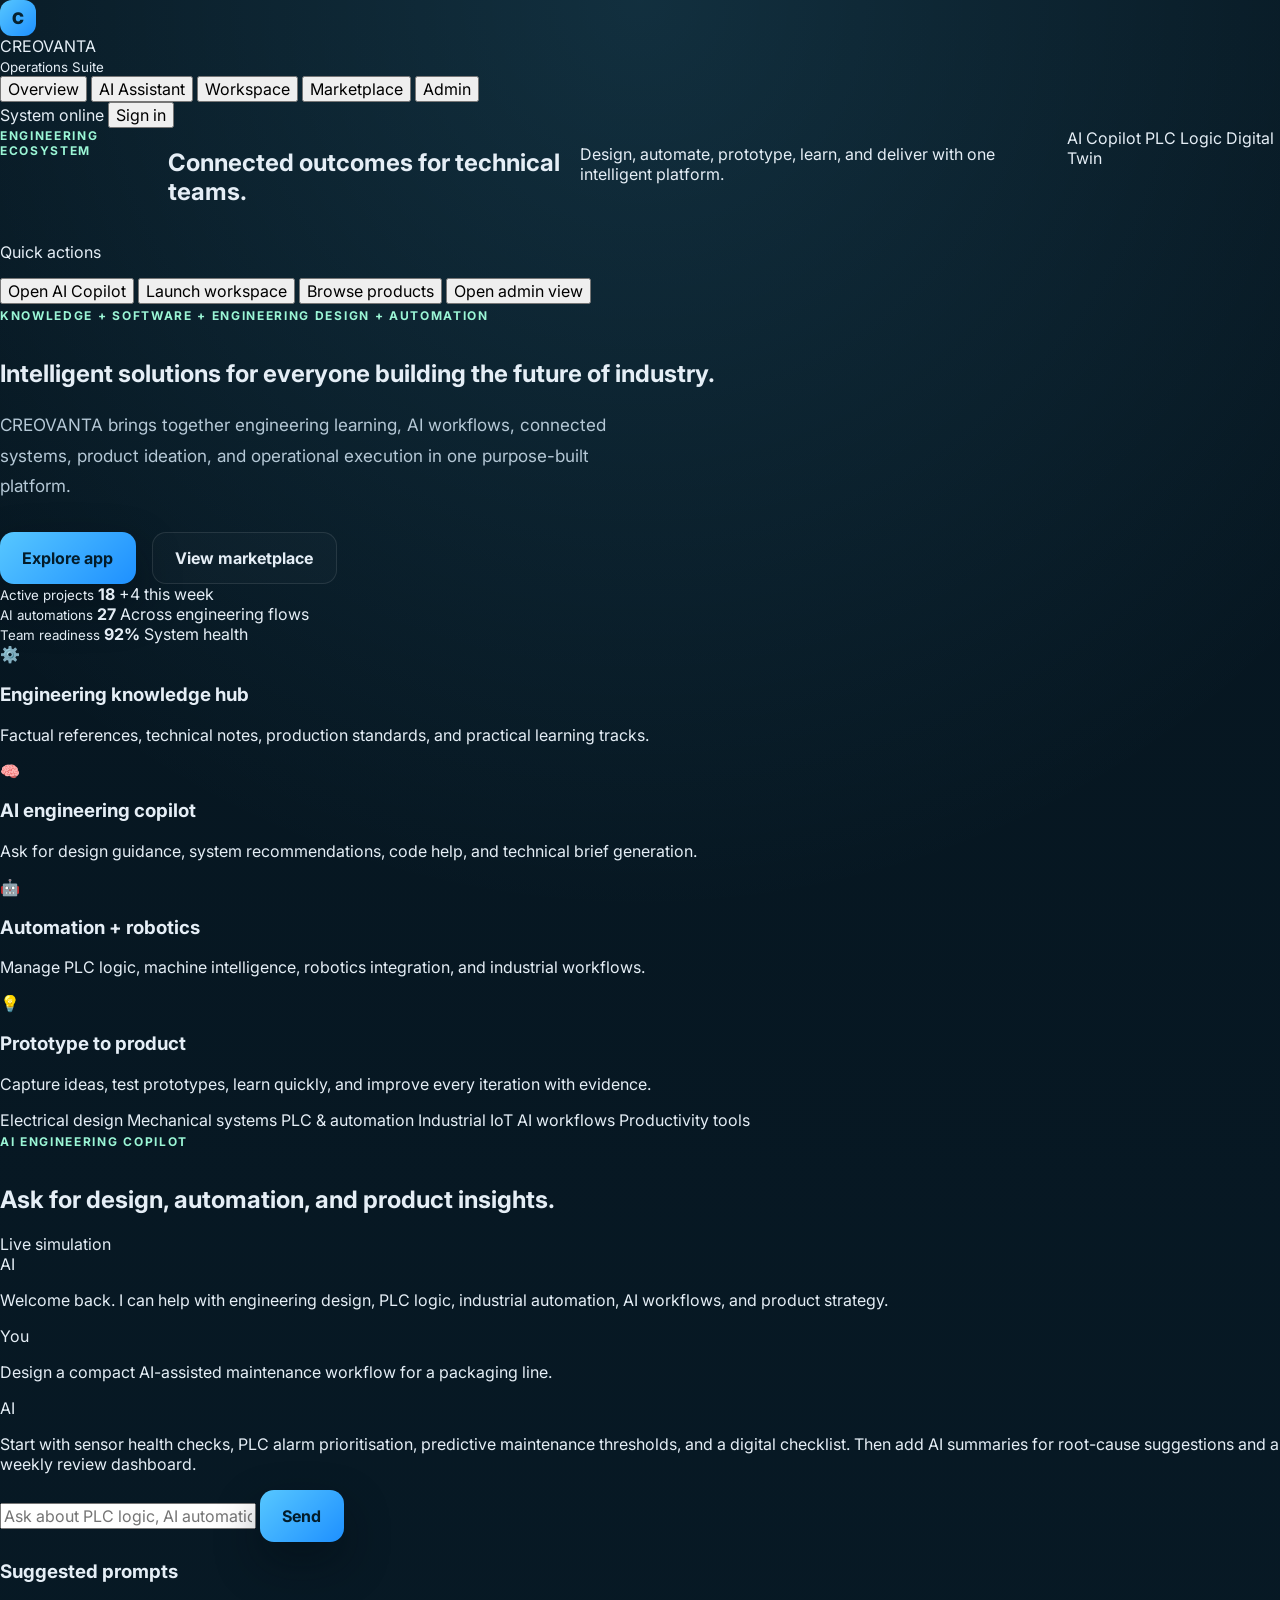
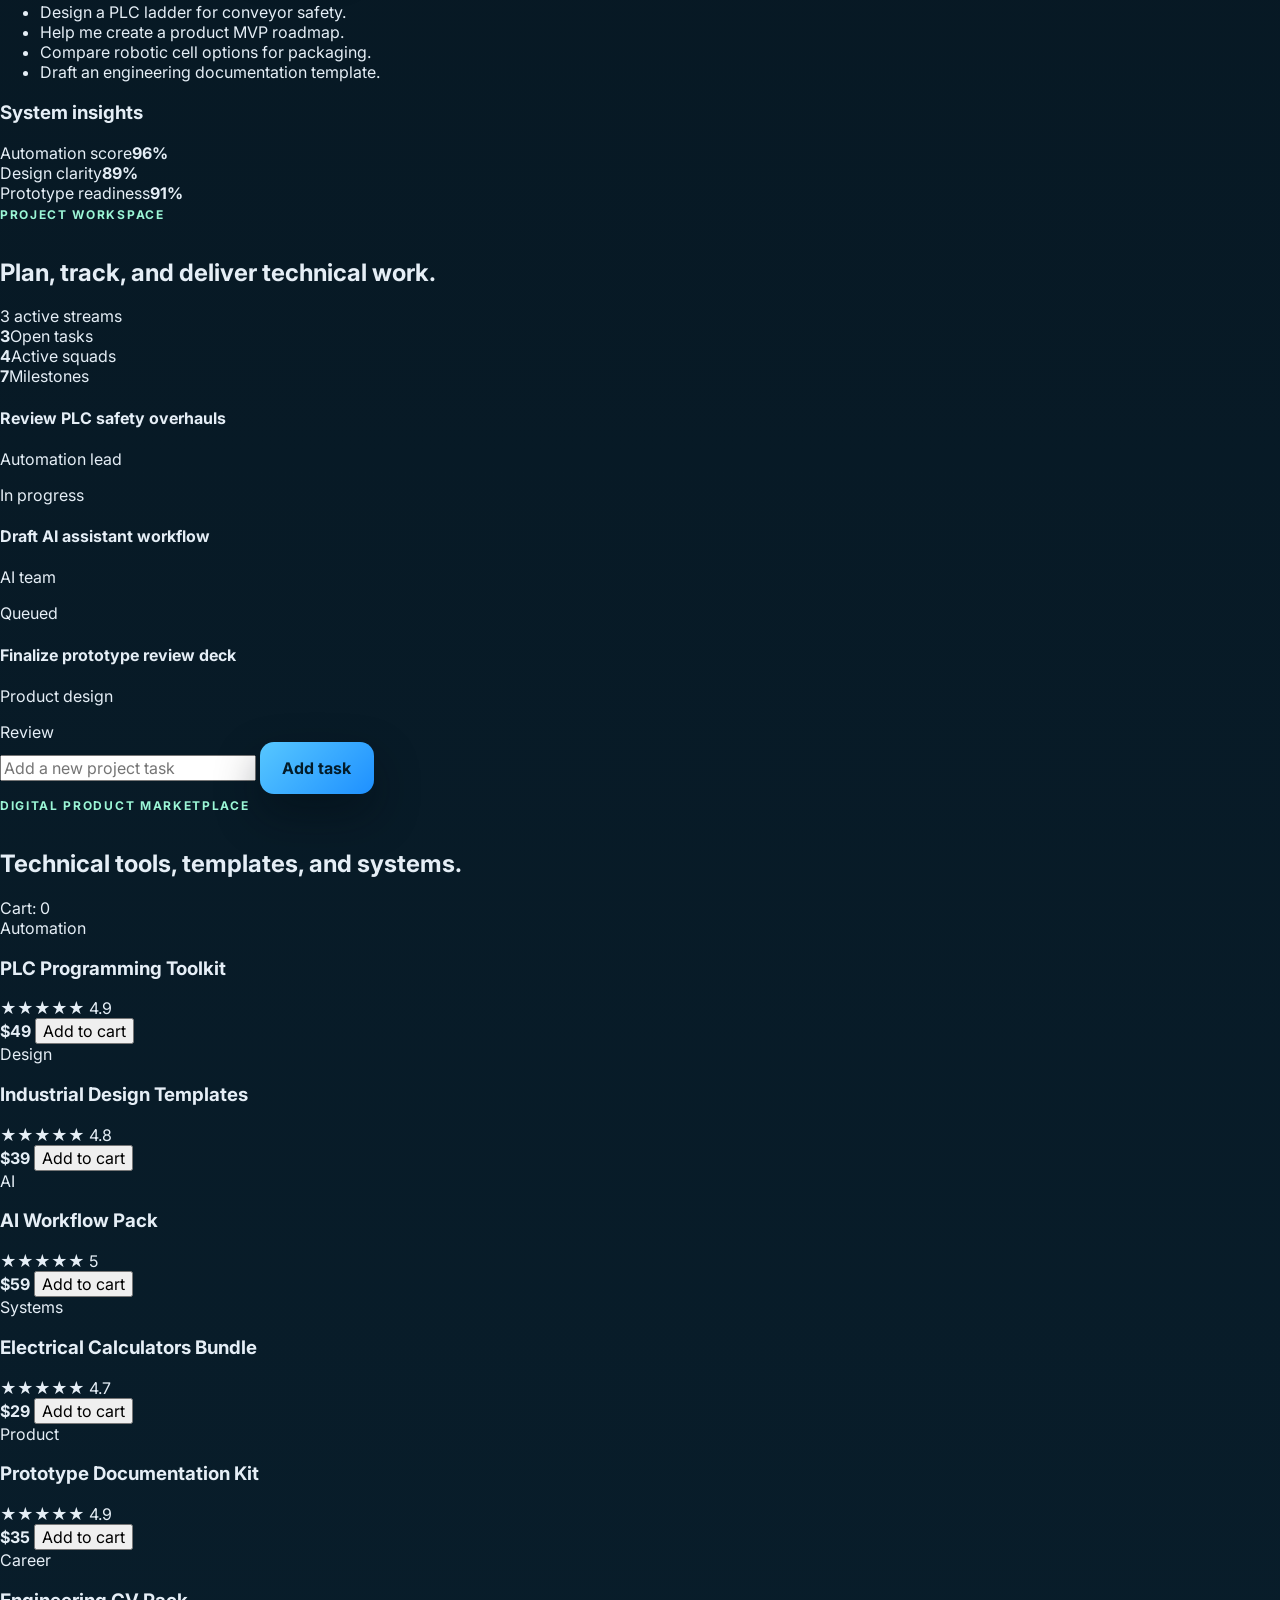
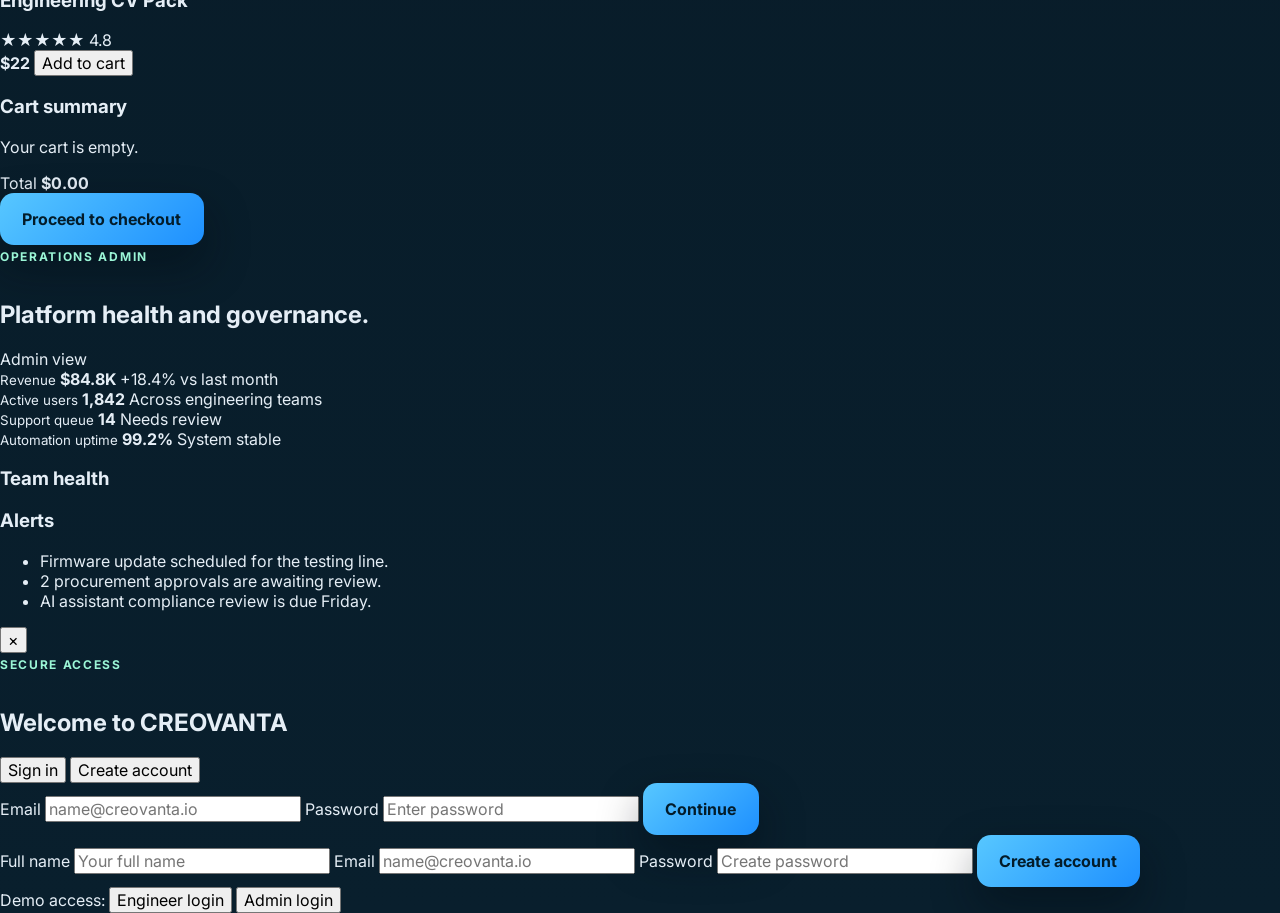
<file: index.html>
<!DOCTYPE html>
<html lang="en">
  <head>
    <meta charset="UTF-8" />
    <meta name="viewport" content="width=device-width, initial-scale=1.0" />
    <title>CREOVANTA OS | Platform</title>
    <meta
      name="description"
      content="CREOVANTA is a practical engineering platform for automation, AI, software, product design, and digital operations."
    />
    <link rel="preconnect" href="https://fonts.googleapis.com" />
    <link rel="preconnect" href="https://fonts.gstatic.com" crossorigin />
    <link
      href="https://fonts.googleapis.com/css2?family=Inter:wght@400;500;600;700;800;900&display=swap"
      rel="stylesheet"
    />
    <link rel="stylesheet" href="style.css" />
  </head>
  <body>
    <div class="app-shell">
      <header class="topbar">
        <div class="brand-wrap">
          <div class="brand-mark">C</div>
          <div>
            <div class="brand-name">CREOVANTA</div>
            <small>Operations Suite</small>
          </div>
        </div>

        <nav class="primary-nav" aria-label="Main platform navigation">
          <button class="nav-link active" data-target="overview">Overview</button>
          <button class="nav-link" data-target="aiWorkspace">AI Assistant</button>
          <button class="nav-link" data-target="projects">Workspace</button>
          <button class="nav-link" data-target="store">Marketplace</button>
          <button class="nav-link" data-target="admin">Admin</button>
        </nav>

        <div class="topbar-actions">
          <span class="status-pill"><span class="pulse-dot"></span>System online</span>
          <button class="ghost-btn" id="loginButton">Sign in</button>
          <div class="user-badge hidden" id="userBadge"></div>
        </div>
      </header>

      <main class="platform-layout">
        <aside class="sidebar">
          <section class="sidebar-card hero-panel">
            <p class="eyebrow">Engineering ecosystem</p>
            <h2>Connected outcomes for technical teams.</h2>
            <p>
              Design, automate, prototype, learn, and deliver with one intelligent platform.
            </p>
            <div class="mini-stack">
              <span>AI Copilot</span>
              <span>PLC Logic</span>
              <span>Digital Twin</span>
            </div>
          </section>

          <section class="sidebar-card">
            <p class="section-kicker">Quick actions</p>
            <div class="quick-actions">
              <button class="action-btn" data-target="aiWorkspace">Open AI Copilot</button>
              <button class="action-btn" data-target="projects">Launch workspace</button>
              <button class="action-btn" data-target="store">Browse products</button>
              <button class="action-btn" data-target="admin">Open admin view</button>
            </div>
          </section>
        </aside>

        <div class="content-panel">
          <section id="overview" class="view active">
            <div class="hero-banner">
              <div>
                <p class="eyebrow">Knowledge + software + engineering design + automation</p>
                <h1>Intelligent solutions for everyone building the future of industry.</h1>
                <p class="lead">
                  CREOVANTA brings together engineering learning, AI workflows, connected systems,
                  product ideation, and operational execution in one purpose-built platform.
                </p>
                <div class="hero-actions">
                  <button class="primary-btn" data-target="projects">Explore app</button>
                  <button class="secondary-btn" data-target="store">View marketplace</button>
                </div>
              </div>

              <div class="hero-metrics">
                <div class="metric-card accent">
                  <small>Active projects</small>
                  <strong>18</strong>
                  <span>+4 this week</span>
                </div>
                <div class="metric-card">
                  <small>AI automations</small>
                  <strong>27</strong>
                  <span>Across engineering flows</span>
                </div>
                <div class="metric-card">
                  <small>Team readiness</small>
                  <strong>92%</strong>
                  <span>System health</span>
                </div>
              </div>
            </div>

            <div class="module-grid">
              <article class="module-card">
                <div class="module-icon">⚙️</div>
                <h3>Engineering knowledge hub</h3>
                <p>Factual references, technical notes, production standards, and practical learning tracks.</p>
              </article>

              <article class="module-card">
                <div class="module-icon">🧠</div>
                <h3>AI engineering copilot</h3>
                <p>Ask for design guidance, system recommendations, code help, and technical brief generation.</p>
              </article>

              <article class="module-card">
                <div class="module-icon">🤖</div>
                <h3>Automation + robotics</h3>
                <p>Manage PLC logic, machine intelligence, robotics integration, and industrial workflows.</p>
              </article>

              <article class="module-card">
                <div class="module-icon">💡</div>
                <h3>Prototype to product</h3>
                <p>Capture ideas, test prototypes, learn quickly, and improve every iteration with evidence.</p>
              </article>
            </div>

            <div class="ticker-row">
              <span>Electrical design</span>
              <span>Mechanical systems</span>
              <span>PLC & automation</span>
              <span>Industrial IoT</span>
              <span>AI workflows</span>
              <span>Productivity tools</span>
            </div>
          </section>

          <section id="aiWorkspace" class="view">
            <div class="panel-header">
              <div>
                <p class="eyebrow">AI engineering copilot</p>
                <h2>Ask for design, automation, and product insights.</h2>
              </div>
              <span class="status-pill neutral">Live simulation</span>
            </div>

            <div class="assistant-layout">
              <div class="chat-shell">
                <div class="chat-messages" id="chatMessages" aria-live="polite"></div>
                <form id="chatForm" class="chat-form">
                  <input id="chatInput" type="text" placeholder="Ask about PLC logic, AI automation, prototypes, or product strategy..." aria-label="Type your question" />
                  <button type="submit" class="primary-btn small">Send</button>
                </form>
              </div>

              <aside class="assistant-side">
                <div class="info-card">
                  <h3>Suggested prompts</h3>
                  <ul>
                    <li>Design a PLC ladder for conveyor safety.</li>
                    <li>Help me create a product MVP roadmap.</li>
                    <li>Compare robotic cell options for packaging.</li>
                    <li>Draft an engineering documentation template.</li>
                  </ul>
                </div>
                <div class="info-card">
                  <h3>System insights</h3>
                  <div class="mini-bar-group">
                    <div><span>Automation score</span><strong>96%</strong></div>
                    <div><span>Design clarity</span><strong>89%</strong></div>
                    <div><span>Prototype readiness</span><strong>91%</strong></div>
                  </div>
                </div>
              </aside>
            </div>
          </section>

          <section id="projects" class="view">
            <div class="panel-header">
              <div>
                <p class="eyebrow">Project workspace</p>
                <h2>Plan, track, and deliver technical work.</h2>
              </div>
              <span class="status-pill success">3 active streams</span>
            </div>

            <div class="workspace-stats">
              <div class="mini-stat"><strong id="projectCount">0</strong><span>Open tasks</span></div>
              <div class="mini-stat"><strong>4</strong><span>Active squads</span></div>
              <div class="mini-stat"><strong>7</strong><span>Milestones</span></div>
            </div>

            <div class="task-board" id="taskBoard"></div>

            <form id="taskForm" class="task-form">
              <input id="taskTitle" type="text" placeholder="Add a new project task" aria-label="Add a project task" />
              <button type="submit" class="primary-btn small">Add task</button>
            </form>
          </section>

          <section id="store" class="view">
            <div class="panel-header">
              <div>
                <p class="eyebrow">Digital product marketplace</p>
                <h2>Technical tools, templates, and systems.</h2>
              </div>
              <span class="status-pill neutral" id="cartCount">Cart: 0</span>
            </div>

            <div class="store-layout">
              <div class="product-grid" id="productGrid"></div>

              <aside class="cart-panel">
                <h3>Cart summary</h3>
                <div id="cartItems" class="cart-items"></div>
                <div class="cart-total">
                  <span>Total</span>
                  <strong id="cartTotal">$0.00</strong>
                </div>
                <button class="primary-btn full" id="checkoutBtn">Proceed to checkout</button>
              </aside>
            </div>
          </section>

          <section id="admin" class="view">
            <div class="panel-header">
              <div>
                <p class="eyebrow">Operations admin</p>
                <h2>Platform health and governance.</h2>
              </div>
              <span class="status-pill warning">Admin view</span>
            </div>

            <div class="admin-grid">
              <div class="admin-card kpi-card accent">
                <small>Revenue</small>
                <strong>$84.8K</strong>
                <span>+18.4% vs last month</span>
              </div>
              <div class="admin-card kpi-card">
                <small>Active users</small>
                <strong>1,842</strong>
                <span>Across engineering teams</span>
              </div>
              <div class="admin-card kpi-card">
                <small>Support queue</small>
                <strong>14</strong>
                <span>Needs review</span>
              </div>
              <div class="admin-card kpi-card">
                <small>Automation uptime</small>
                <strong>99.2%</strong>
                <span>System stable</span>
              </div>
            </div>

            <div class="admin-panels">
              <div class="admin-box">
                <h3>Team health</h3>
                <div class="bar-chart">
                  <span style="height: 62%;"></span>
                  <span style="height: 79%;"></span>
                  <span style="height: 46%;"></span>
                  <span style="height: 88%;"></span>
                  <span style="height: 72%;"></span>
                  <span style="height: 95%;"></span>
                </div>
              </div>

              <div class="admin-box">
                <h3>Alerts</h3>
                <ul class="alert-list">
                  <li>Firmware update scheduled for the testing line.</li>
                  <li>2 procurement approvals are awaiting review.</li>
                  <li>AI assistant compliance review is due Friday.</li>
                </ul>
              </div>
            </div>
          </section>
        </div>
      </main>
    </div>

    <div class="modal-backdrop hidden" id="authModal" aria-hidden="true">
      <div class="auth-modal" role="dialog" aria-modal="true" aria-labelledby="authTitle">
        <button class="close-modal" id="closeAuth" aria-label="Close authentication panel">×</button>
        <div class="auth-header">
          <p class="eyebrow">Secure access</p>
          <h2 id="authTitle">Welcome to CREOVANTA</h2>
        </div>

        <div class="auth-tabs">
          <button class="auth-tab active" data-auth="login">Sign in</button>
          <button class="auth-tab" data-auth="register">Create account</button>
        </div>

        <form id="loginForm" class="auth-form active">
          <label>
            Email
            <input type="email" id="loginEmail" placeholder="name@creovanta.io" required />
          </label>
          <label>
            Password
            <input type="password" id="loginPassword" placeholder="Enter password" required />
          </label>
          <button type="submit" class="primary-btn full">Continue</button>
        </form>

        <form id="registerForm" class="auth-form">
          <label>
            Full name
            <input type="text" id="registerName" placeholder="Your full name" required />
          </label>
          <label>
            Email
            <input type="email" id="registerEmail" placeholder="name@creovanta.io" required />
          </label>
          <label>
            Password
            <input type="password" id="registerPassword" placeholder="Create password" required />
          </label>
          <button type="submit" class="primary-btn full">Create account</button>
        </form>

        <div class="demo-accounts">
          <span>Demo access:</span>
          <button type="button" class="mini-demo" data-demo="engineer">Engineer login</button>
          <button type="button" class="mini-demo" data-demo="admin">Admin login</button>
        </div>
      </div>
    </div>

    <div class="toast hidden" id="toast"></div>

    <script src="script.js"></script>
  </body>
</html>
</file>
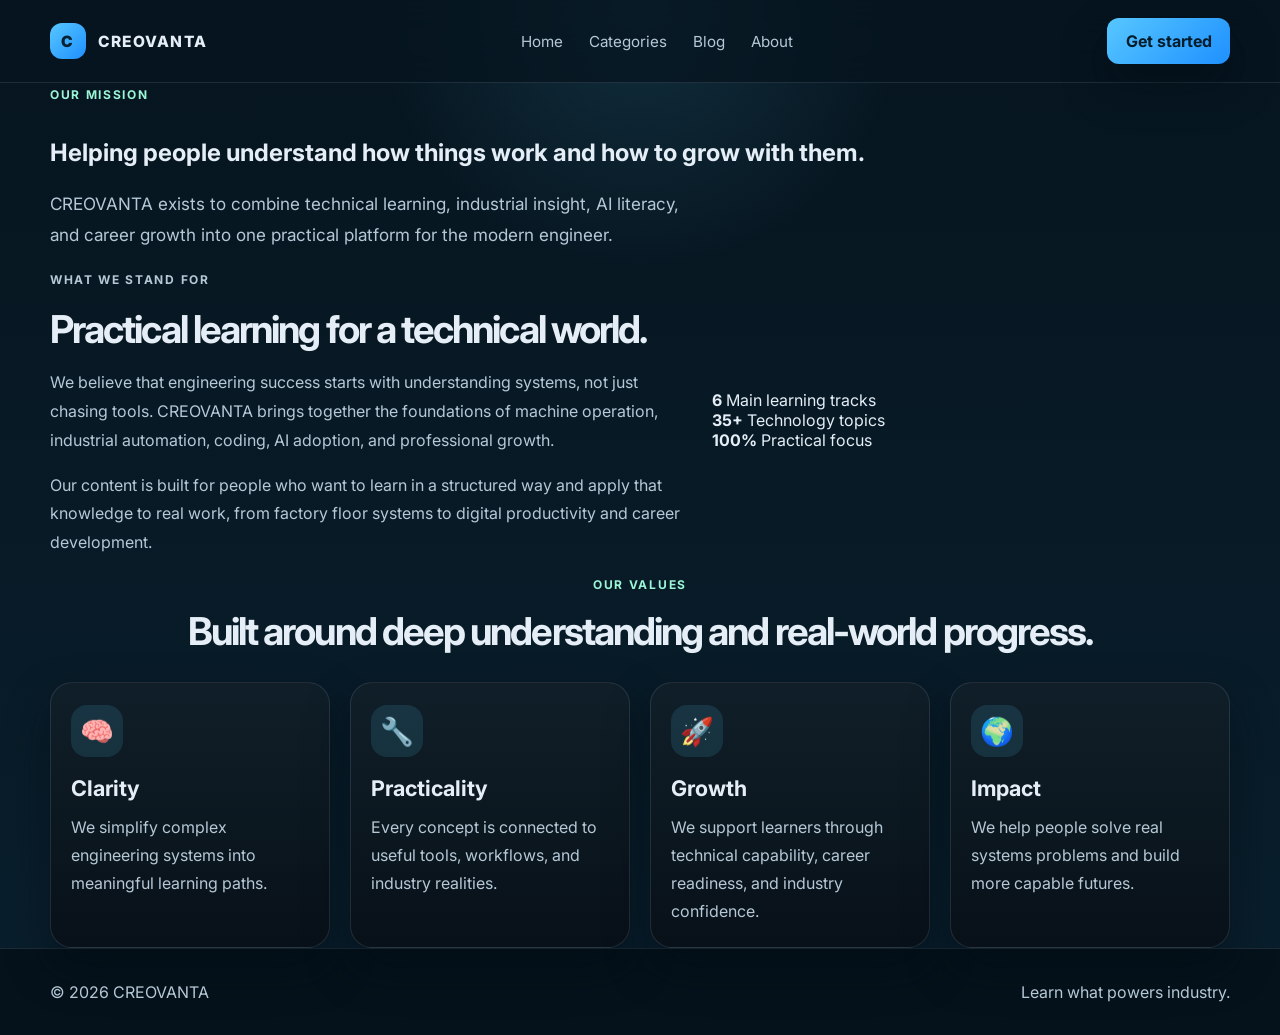
<file: about.html>
<!DOCTYPE html>
<html lang="en">
  <head>
    <meta charset="UTF-8" />
    <meta name="viewport" content="width=device-width, initial-scale=1.0" />
    <title>About CREOVANTA</title>
    <meta name="description" content="Learn about CREOVANTA and the mission to help engineers, technicians, and technical learners succeed in modern industry." />
    <link rel="preconnect" href="https://fonts.googleapis.com" />
    <link rel="preconnect" href="https://fonts.gstatic.com" crossorigin />
    <link href="https://fonts.googleapis.com/css2?family=Inter:wght@400;500;600;700;800;900&display=swap" rel="stylesheet" />
    <link rel="stylesheet" href="style.css" />
  </head>
  <body>
    <header class="site-header">
      <div class="container nav-wrap">
        <a href="index.html" class="brand" aria-label="CREOVANTA home">
          <div class="brand-mark">C</div>
          <span>CREOVANTA</span>
        </a>
        <nav class="main-nav" aria-label="Main menu">
          <a href="index.html">Home</a>
          <a href="categories.html">Categories</a>
          <a href="blog.html">Blog</a>
          <a href="about.html">About</a>
        </nav>
        <a href="index.html#cta" class="nav-button">Get started</a>
      </div>
    </header>

    <main>
      <section class="page-hero small-hero">
        <div class="container narrow">
          <p class="eyebrow">Our mission</p>
          <h1>Helping people understand how things work and how to grow with them.</h1>
          <p class="lead">CREOVANTA exists to combine technical learning, industrial insight, AI literacy, and career growth into one practical platform for the modern engineer.</p>
        </div>
      </section>

      <section class="about-page page-section">
        <div class="container about-grid">
          <div class="about-copy">
            <p class="eyebrow">What we stand for</p>
            <h2>Practical learning for a technical world.</h2>
            <p>We believe that engineering success starts with understanding systems, not just chasing tools. CREOVANTA brings together the foundations of machine operation, industrial automation, coding, AI adoption, and professional growth.</p>
            <p>Our content is built for people who want to learn in a structured way and apply that knowledge to real work, from factory floor systems to digital productivity and career development.</p>
          </div>

          <div class="stats-panel">
            <div class="stat-box">
              <strong>6</strong>
              <span>Main learning tracks</span>
            </div>
            <div class="stat-box">
              <strong>35+</strong>
              <span>Technology topics</span>
            </div>
            <div class="stat-box">
              <strong>100%</strong>
              <span>Practical focus</span>
            </div>
          </div>
        </div>
      </section>

      <section class="values-section page-section">
        <div class="container">
          <div class="section-heading center">
            <p class="eyebrow">Our values</p>
            <h2>Built around deep understanding and real-world progress.</h2>
          </div>

          <div class="feature-grid">
            <article class="feature-card">
              <div class="feature-icon">🧠</div>
              <h3>Clarity</h3>
              <p>We simplify complex engineering systems into meaningful learning paths.</p>
            </article>
            <article class="feature-card">
              <div class="feature-icon">🔧</div>
              <h3>Practicality</h3>
              <p>Every concept is connected to useful tools, workflows, and industry realities.</p>
            </article>
            <article class="feature-card">
              <div class="feature-icon">🚀</div>
              <h3>Growth</h3>
              <p>We support learners through technical capability, career readiness, and industry confidence.</p>
            </article>
            <article class="feature-card">
              <div class="feature-icon">🌍</div>
              <h3>Impact</h3>
              <p>We help people solve real systems problems and build more capable futures.</p>
            </article>
          </div>
        </div>
      </section>
    </main>

    <footer class="site-footer">
      <div class="container footer-wrap">
        <p>© 2026 CREOVANTA</p>
        <p>Learn what powers industry.</p>
      </div>
    </footer>
  </body>
</html>
</file>
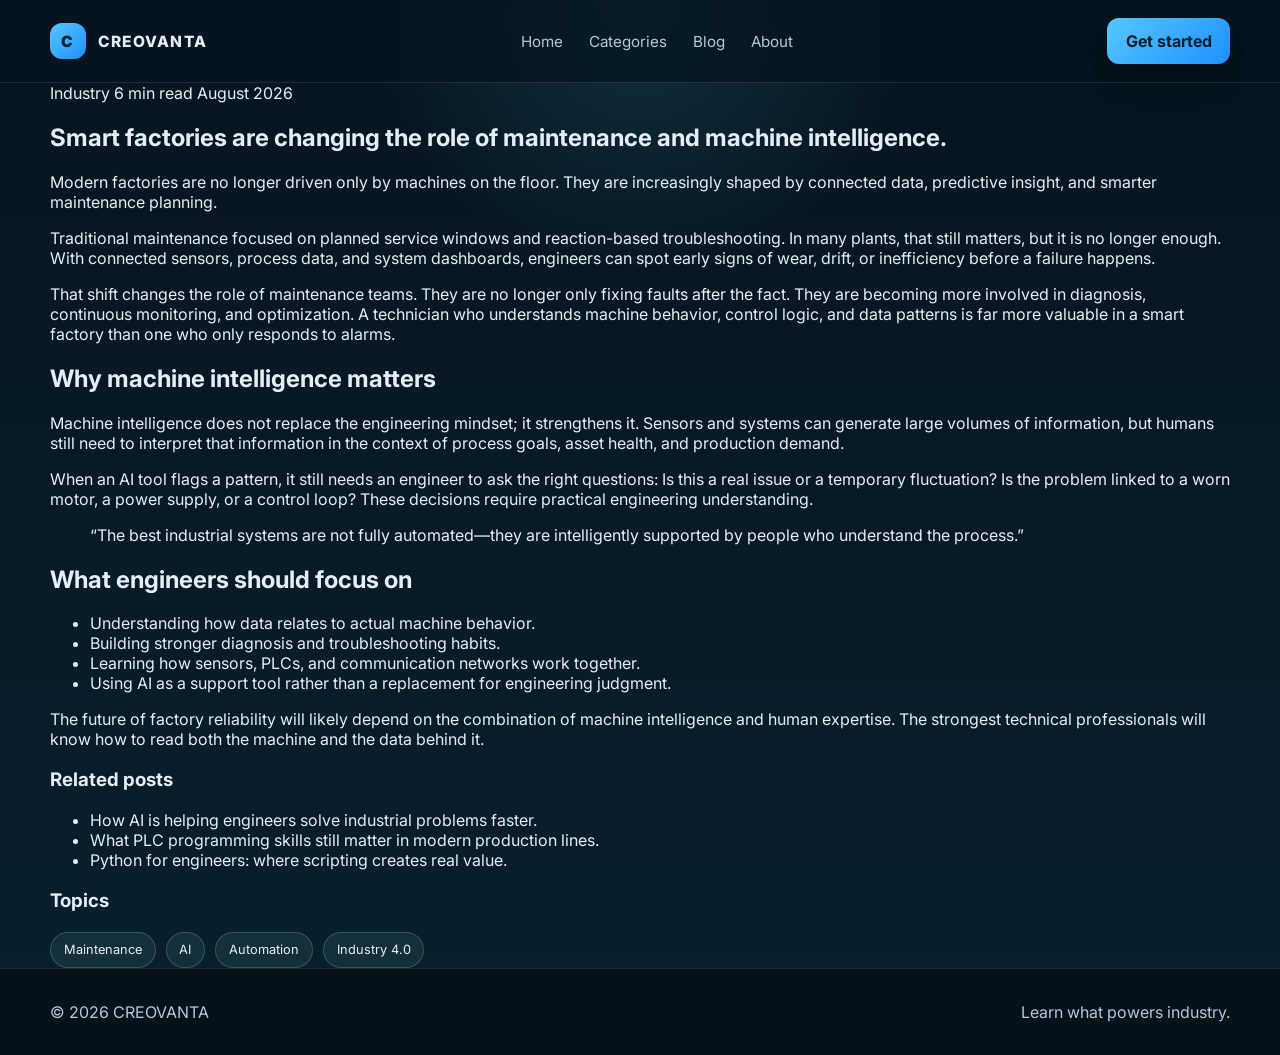
<file: article.html>
<!DOCTYPE html>
<html lang="en">
  <head>
    <meta charset="UTF-8" />
    <meta name="viewport" content="width=device-width, initial-scale=1.0" />
    <title>Smart factories are changing the role of maintenance and machine intelligence | CREOVANTA</title>
    <meta name="description" content="Read how smart factories are using machine intelligence and predictive maintenance to improve reliability and reduce downtime." />
    <link rel="preconnect" href="https://fonts.googleapis.com" />
    <link rel="preconnect" href="https://fonts.gstatic.com" crossorigin />
    <link href="https://fonts.googleapis.com/css2?family=Inter:wght@400;500;600;700;800;900&display=swap" rel="stylesheet" />
    <link rel="stylesheet" href="style.css" />
  </head>
  <body>
    <header class="site-header">
      <div class="container nav-wrap">
        <a href="index.html" class="brand" aria-label="CREOVANTA home">
          <div class="brand-mark">C</div>
          <span>CREOVANTA</span>
        </a>
        <nav class="main-nav" aria-label="Main menu">
          <a href="index.html">Home</a>
          <a href="categories.html">Categories</a>
          <a href="blog.html">Blog</a>
          <a href="about.html">About</a>
        </nav>
        <a href="index.html#cta" class="nav-button">Get started</a>
      </div>
    </header>

    <main>
      <article class="article-page page-section">
        <div class="container article-layout">
          <div class="article-content">
            <div class="meta-row article-meta">
              <span class="post-tag">Industry</span>
              <span>6 min read</span>
              <span>August 2026</span>
            </div>

            <h1>Smart factories are changing the role of maintenance and machine intelligence.</h1>

            <div class="article-hero"></div>

            <p class="article-intro">Modern factories are no longer driven only by machines on the floor. They are increasingly shaped by connected data, predictive insight, and smarter maintenance planning.</p>

            <p>Traditional maintenance focused on planned service windows and reaction-based troubleshooting. In many plants, that still matters, but it is no longer enough. With connected sensors, process data, and system dashboards, engineers can spot early signs of wear, drift, or inefficiency before a failure happens.</p>

            <p>That shift changes the role of maintenance teams. They are no longer only fixing faults after the fact. They are becoming more involved in diagnosis, continuous monitoring, and optimization. A technician who understands machine behavior, control logic, and data patterns is far more valuable in a smart factory than one who only responds to alarms.</p>

            <h2>Why machine intelligence matters</h2>
            <p>Machine intelligence does not replace the engineering mindset; it strengthens it. Sensors and systems can generate large volumes of information, but humans still need to interpret that information in the context of process goals, asset health, and production demand.</p>

            <p>When an AI tool flags a pattern, it still needs an engineer to ask the right questions: Is this a real issue or a temporary fluctuation? Is the problem linked to a worn motor, a power supply, or a control loop? These decisions require practical engineering understanding.</p>

            <blockquote>“The best industrial systems are not fully automated—they are intelligently supported by people who understand the process.”</blockquote>

            <h2>What engineers should focus on</h2>
            <ul>
              <li>Understanding how data relates to actual machine behavior.</li>
              <li>Building stronger diagnosis and troubleshooting habits.</li>
              <li>Learning how sensors, PLCs, and communication networks work together.</li>
              <li>Using AI as a support tool rather than a replacement for engineering judgment.</li>
            </ul>

            <p>The future of factory reliability will likely depend on the combination of machine intelligence and human expertise. The strongest technical professionals will know how to read both the machine and the data behind it.</p>
          </div>

          <aside class="article-sidebar">
            <div class="sidebar-card">
              <h3>Related posts</h3>
              <ul>
                <li><a href="article.html">How AI is helping engineers solve industrial problems faster.</a></li>
                <li><a href="article.html">What PLC programming skills still matter in modern production lines.</a></li>
                <li><a href="article.html">Python for engineers: where scripting creates real value.</a></li>
              </ul>
            </div>
            <div class="sidebar-card">
              <h3>Topics</h3>
              <div class="topic-list compact-sidebar">
                <span>Maintenance</span>
                <span>AI</span>
                <span>Automation</span>
                <span>Industry 4.0</span>
              </div>
            </div>
          </aside>
        </div>
      </article>
    </main>

    <footer class="site-footer">
      <div class="container footer-wrap">
        <p>© 2026 CREOVANTA</p>
        <p>Learn what powers industry.</p>
      </div>
    </footer>
  </body>
</html>
</file>
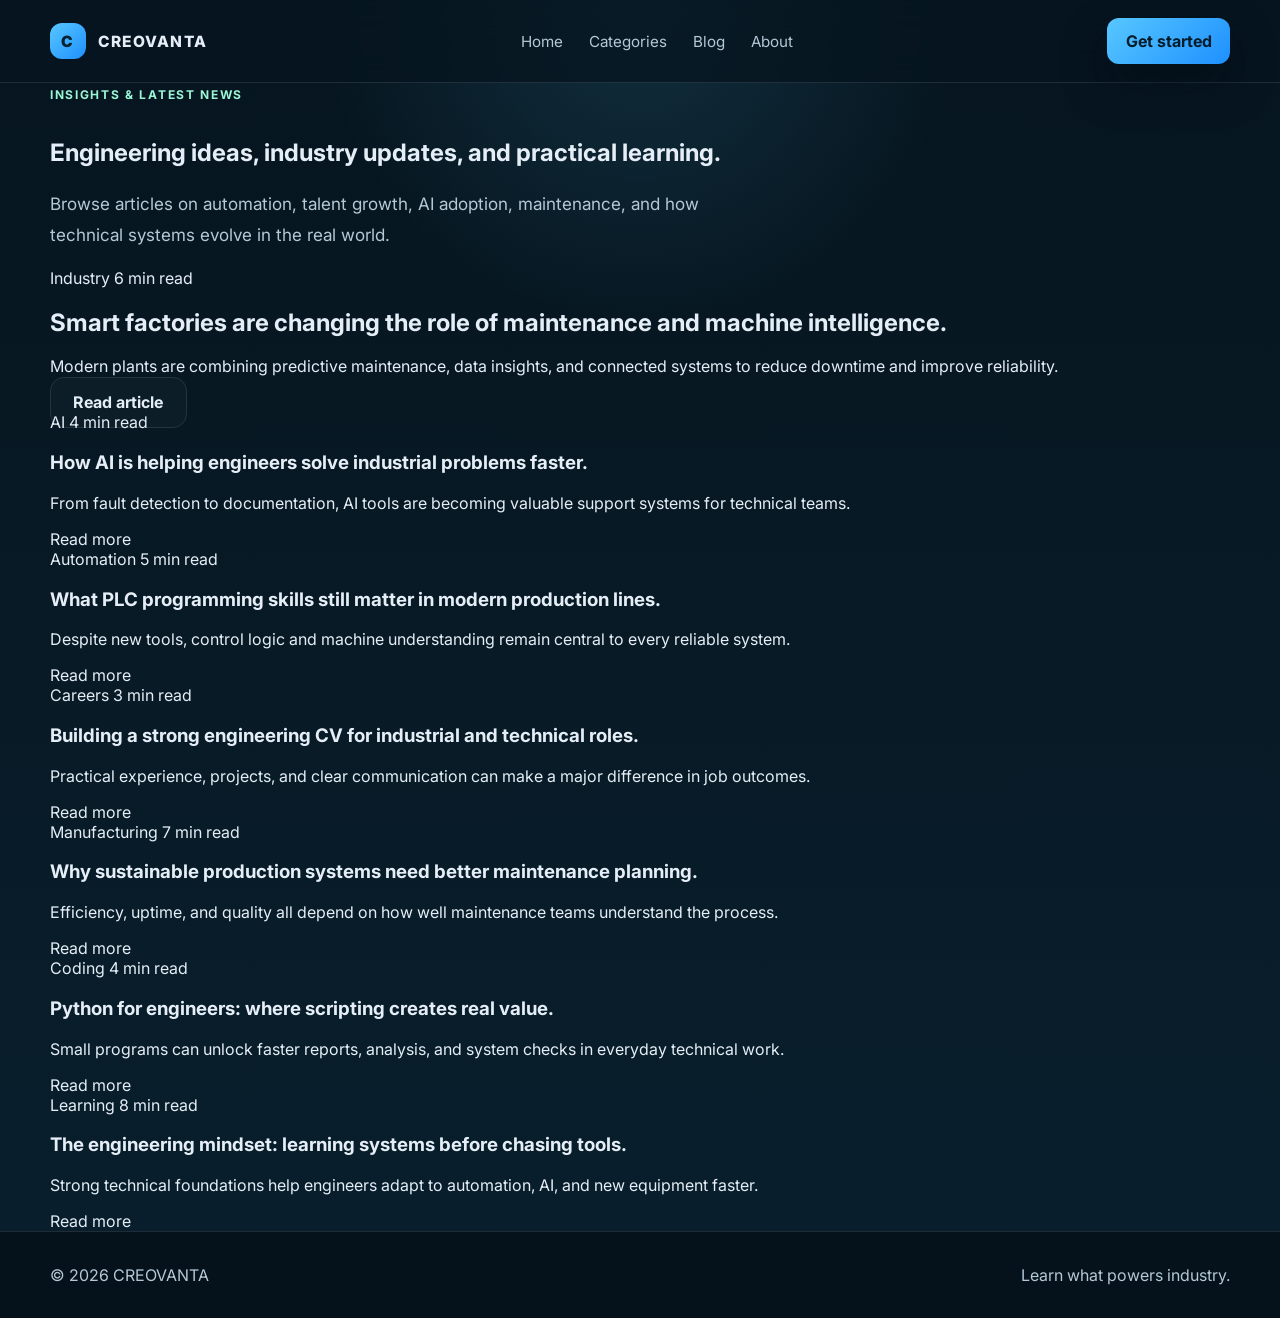
<file: blog.html>
<!DOCTYPE html>
<html lang="en">
  <head>
    <meta charset="UTF-8" />
    <meta name="viewport" content="width=device-width, initial-scale=1.0" />
    <title>Blog & News | CREOVANTA</title>
    <meta name="description" content="Read engineering insights, industry news, AI updates, and practical learning content from CREOVANTA." />
    <link rel="preconnect" href="https://fonts.googleapis.com" />
    <link rel="preconnect" href="https://fonts.gstatic.com" crossorigin />
    <link href="https://fonts.googleapis.com/css2?family=Inter:wght@400;500;600;700;800;900&display=swap" rel="stylesheet" />
    <link rel="stylesheet" href="style.css" />
  </head>
  <body>
    <header class="site-header">
      <div class="container nav-wrap">
        <a href="index.html" class="brand" aria-label="CREOVANTA home">
          <div class="brand-mark">C</div>
          <span>CREOVANTA</span>
        </a>
        <nav class="main-nav" aria-label="Main menu">
          <a href="index.html">Home</a>
          <a href="categories.html">Categories</a>
          <a href="blog.html">Blog</a>
          <a href="about.html">About</a>
        </nav>
        <a href="index.html#cta" class="nav-button">Get started</a>
      </div>
    </header>

    <main>
      <section class="page-hero small-hero">
        <div class="container narrow">
          <p class="eyebrow">Insights & latest news</p>
          <h1>Engineering ideas, industry updates, and practical learning.</h1>
          <p class="lead">Browse articles on automation, talent growth, AI adoption, maintenance, and how technical systems evolve in the real world.</p>
        </div>
      </section>

      <section class="blog-page-section page-section">
        <div class="container">
          <article class="featured-post">
            <div class="featured-thumb"></div>
            <div class="featured-body">
              <div class="meta-row">
                <span class="post-tag">Industry</span>
                <span>6 min read</span>
              </div>
              <h2>Smart factories are changing the role of maintenance and machine intelligence.</h2>
              <p>Modern plants are combining predictive maintenance, data insights, and connected systems to reduce downtime and improve reliability.</p>
              <a href="article.html" class="secondary-btn">Read article</a>
            </div>
          </article>

          <div class="blog-grid">
            <article class="blog-card">
              <div class="blog-thumb thumb-one"></div>
              <div class="blog-card-body">
                <div class="meta-row">
                  <span class="post-tag">AI</span>
                  <span>4 min read</span>
                </div>
                <h3>How AI is helping engineers solve industrial problems faster.</h3>
                <p>From fault detection to documentation, AI tools are becoming valuable support systems for technical teams.</p>
                <a href="article.html">Read more</a>
              </div>
            </article>

            <article class="blog-card">
              <div class="blog-thumb thumb-two"></div>
              <div class="blog-card-body">
                <div class="meta-row">
                  <span class="post-tag">Automation</span>
                  <span>5 min read</span>
                </div>
                <h3>What PLC programming skills still matter in modern production lines.</h3>
                <p>Despite new tools, control logic and machine understanding remain central to every reliable system.</p>
                <a href="article.html">Read more</a>
              </div>
            </article>

            <article class="blog-card">
              <div class="blog-thumb thumb-three"></div>
              <div class="blog-card-body">
                <div class="meta-row">
                  <span class="post-tag">Careers</span>
                  <span>3 min read</span>
                </div>
                <h3>Building a strong engineering CV for industrial and technical roles.</h3>
                <p>Practical experience, projects, and clear communication can make a major difference in job outcomes.</p>
                <a href="article.html">Read more</a>
              </div>
            </article>

            <article class="blog-card">
              <div class="blog-thumb thumb-four"></div>
              <div class="blog-card-body">
                <div class="meta-row">
                  <span class="post-tag">Manufacturing</span>
                  <span>7 min read</span>
                </div>
                <h3>Why sustainable production systems need better maintenance planning.</h3>
                <p>Efficiency, uptime, and quality all depend on how well maintenance teams understand the process.</p>
                <a href="article.html">Read more</a>
              </div>
            </article>

            <article class="blog-card">
              <div class="blog-thumb thumb-five"></div>
              <div class="blog-card-body">
                <div class="meta-row">
                  <span class="post-tag">Coding</span>
                  <span>4 min read</span>
                </div>
                <h3>Python for engineers: where scripting creates real value.</h3>
                <p>Small programs can unlock faster reports, analysis, and system checks in everyday technical work.</p>
                <a href="article.html">Read more</a>
              </div>
            </article>

            <article class="blog-card">
              <div class="blog-thumb thumb-six"></div>
              <div class="blog-card-body">
                <div class="meta-row">
                  <span class="post-tag">Learning</span>
                  <span>8 min read</span>
                </div>
                <h3>The engineering mindset: learning systems before chasing tools.</h3>
                <p>Strong technical foundations help engineers adapt to automation, AI, and new equipment faster.</p>
                <a href="article.html">Read more</a>
              </div>
            </article>
          </div>
        </div>
      </section>
    </main>

    <footer class="site-footer">
      <div class="container footer-wrap">
        <p>© 2026 CREOVANTA</p>
        <p>Learn what powers industry.</p>
      </div>
    </footer>
  </body>
</html>
</file>
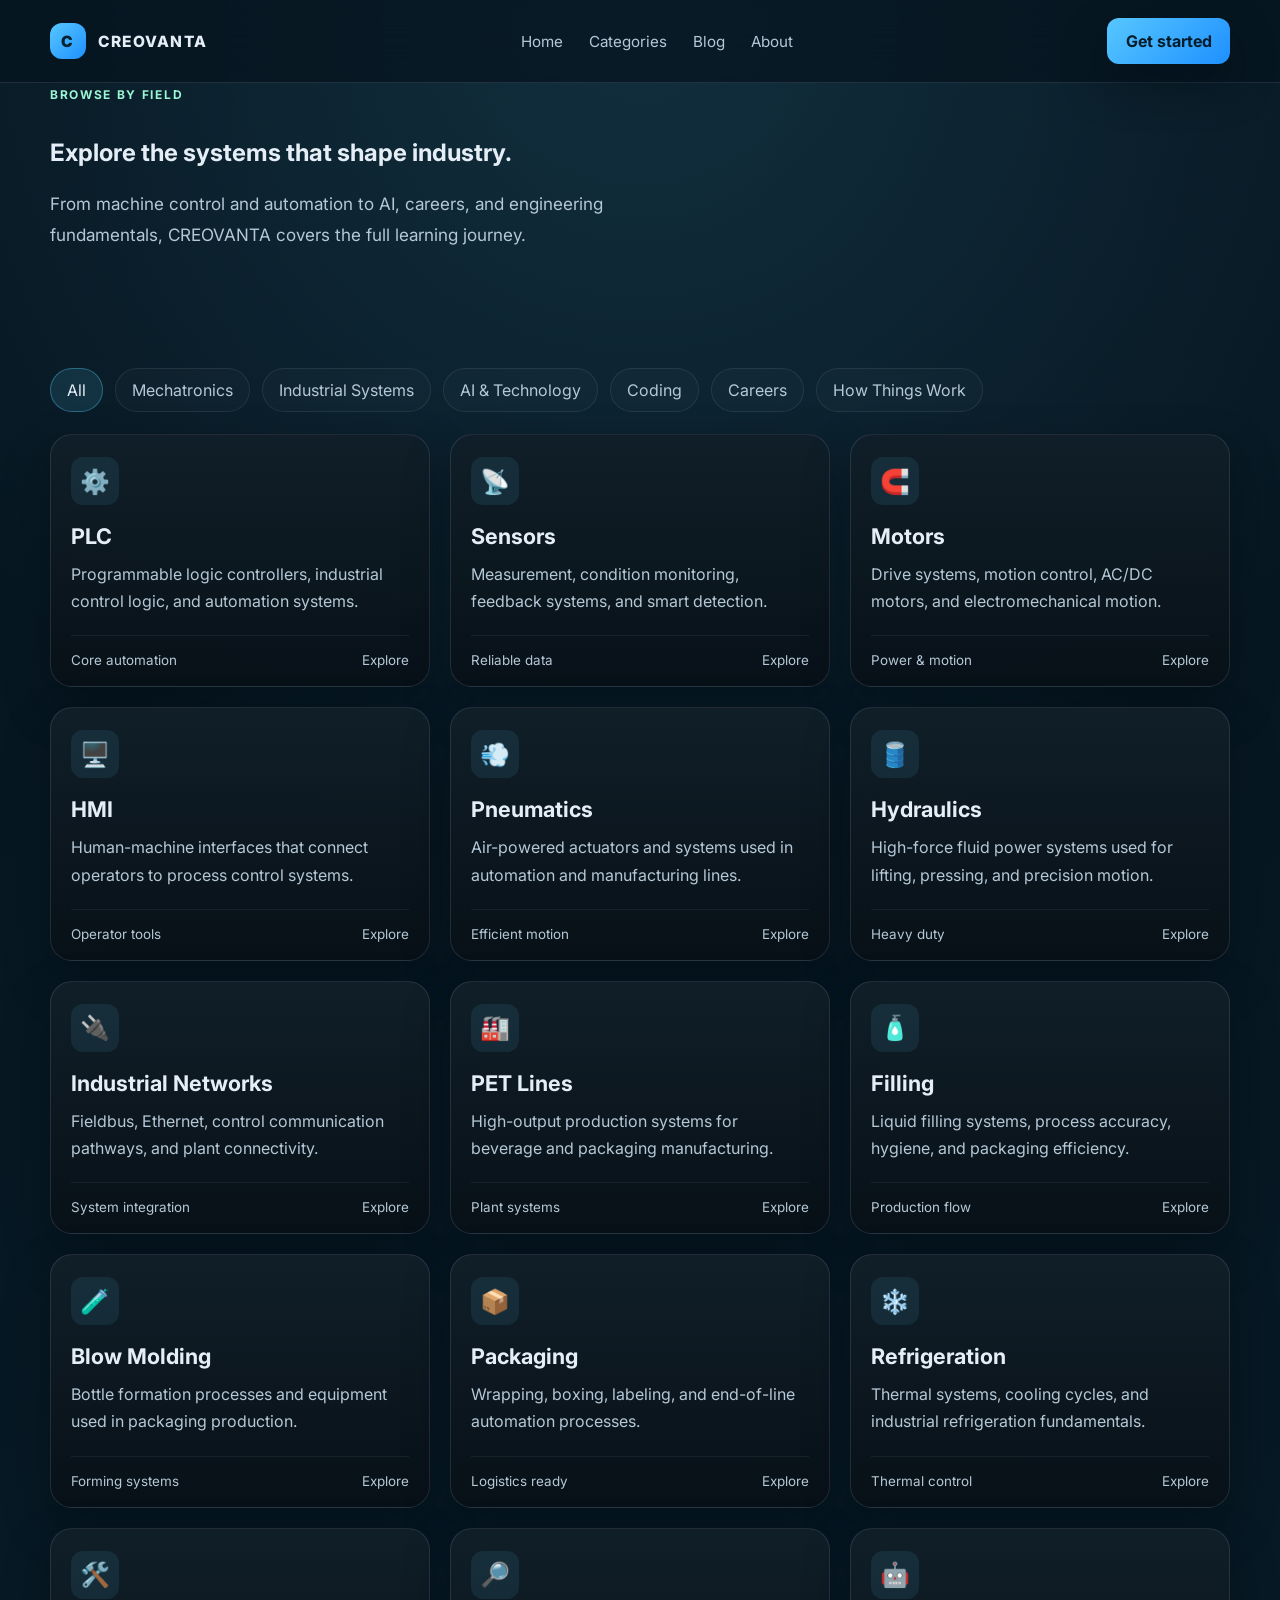
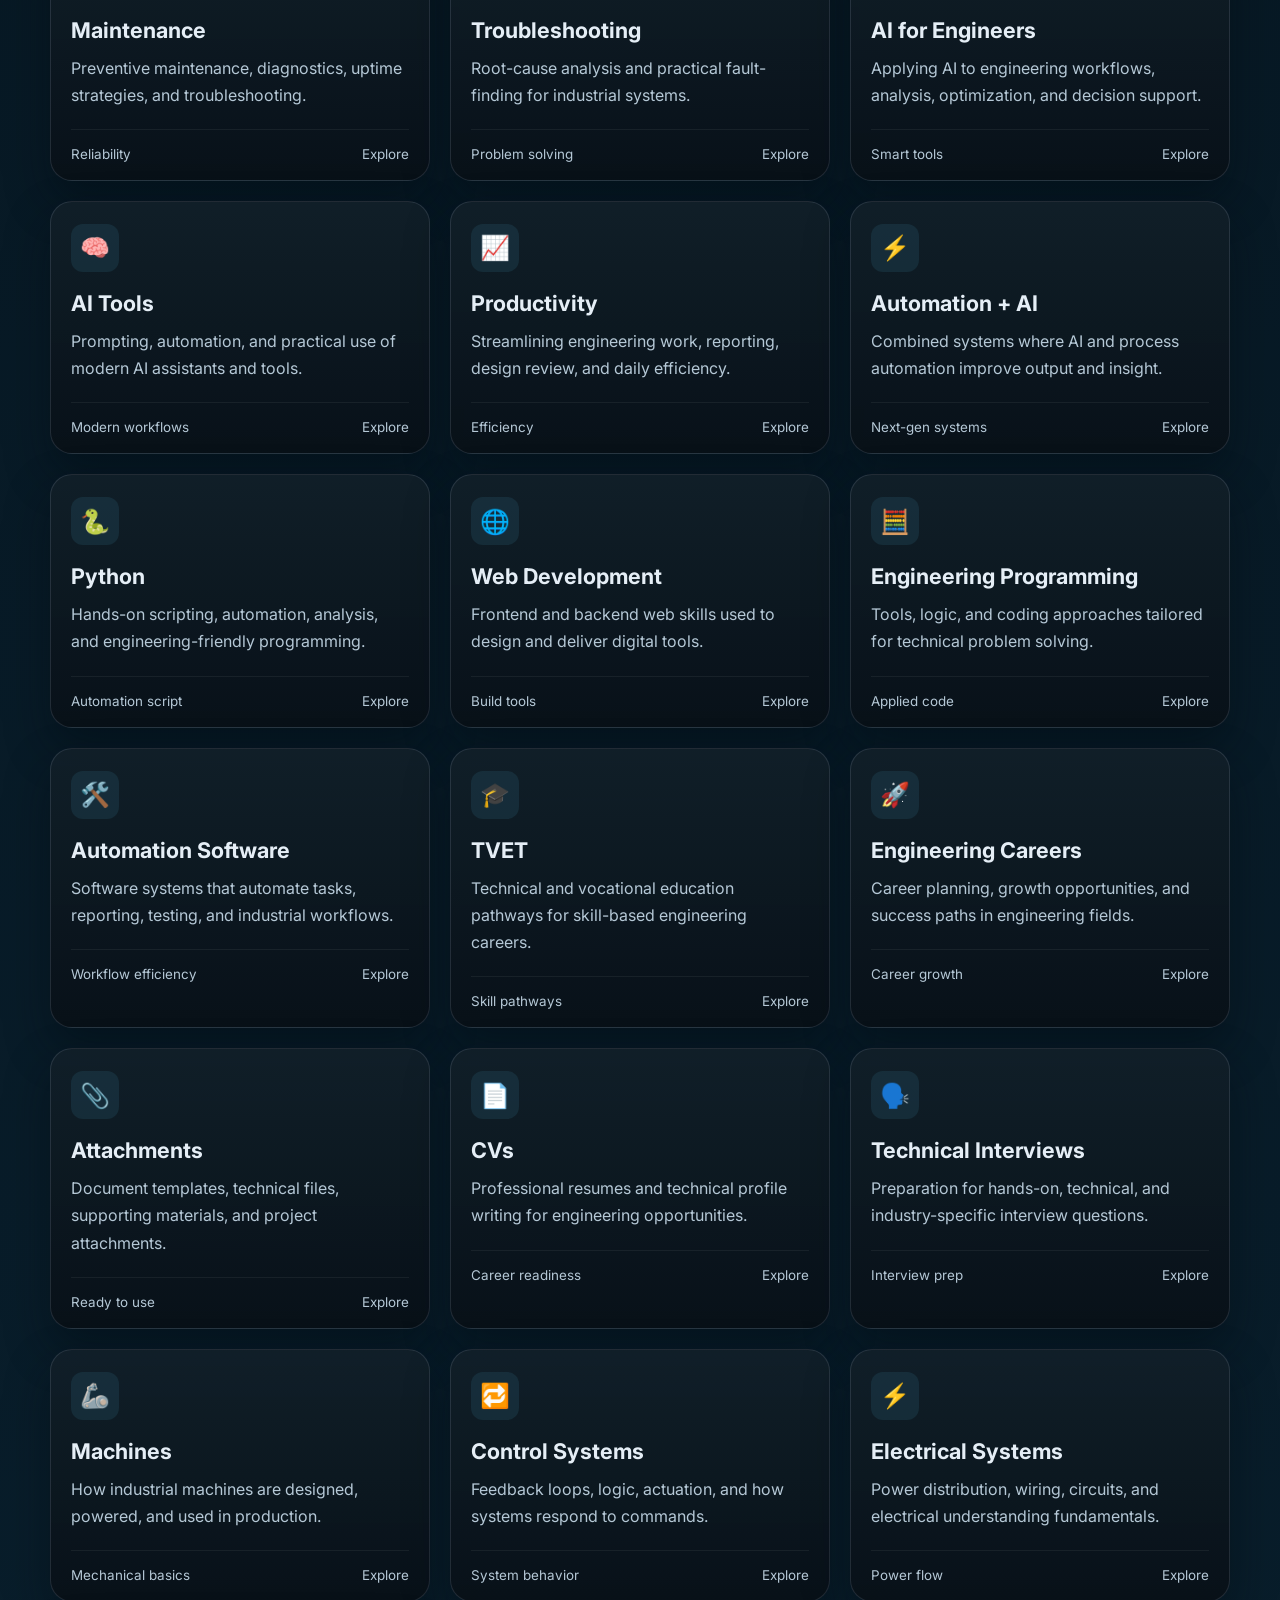
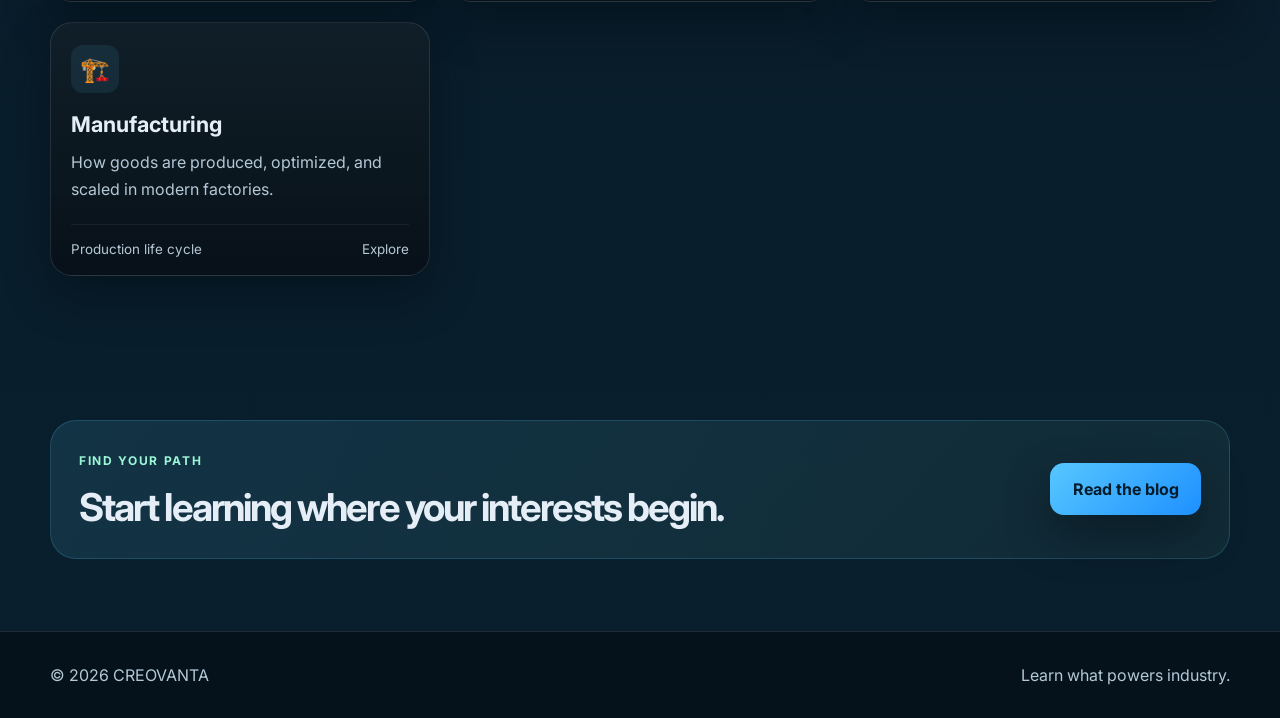
<file: categories.html>
<!DOCTYPE html>
<html lang="en">
  <head>
    <meta charset="UTF-8" />
    <meta name="viewport" content="width=device-width, initial-scale=1.0" />
    <title>Categories | CREOVANTA</title>
    <meta name="description" content="Explore engineering categories from mechatronics and industrial systems to AI, coding, careers, and fundamentals." />
    <link rel="preconnect" href="https://fonts.googleapis.com" />
    <link rel="preconnect" href="https://fonts.gstatic.com" crossorigin />
    <link href="https://fonts.googleapis.com/css2?family=Inter:wght@400;500;600;700;800;900&display=swap" rel="stylesheet" />
    <link rel="stylesheet" href="style.css" />
  </head>
  <body>
    <header class="site-header">
      <div class="container nav-wrap">
        <a href="index.html" class="brand" aria-label="CREOVANTA home">
          <div class="brand-mark">C</div>
          <span>CREOVANTA</span>
        </a>
        <nav class="main-nav" aria-label="Main menu">
          <a href="index.html">Home</a>
          <a href="categories.html">Categories</a>
          <a href="blog.html">Blog</a>
          <a href="about.html">About</a>
        </nav>
        <a href="index.html#cta" class="nav-button">Get started</a>
      </div>
    </header>

    <main>
      <section class="page-hero small-hero">
        <div class="container narrow">
          <p class="eyebrow">Browse by field</p>
          <h1>Explore the systems that shape industry.</h1>
          <p class="lead">From machine control and automation to AI, careers, and engineering fundamentals, CREOVANTA covers the full learning journey.</p>
        </div>
      </section>

      <section class="categories-section page-section">
        <div class="container">
          <div class="filter-bar" aria-label="Filter categories">
            <button class="filter-btn active" data-filter="all">All</button>
            <button class="filter-btn" data-filter="mechatronics">Mechatronics</button>
            <button class="filter-btn" data-filter="industrial">Industrial Systems</button>
            <button class="filter-btn" data-filter="ai">AI &amp; Technology</button>
            <button class="filter-btn" data-filter="coding">Coding</button>
            <button class="filter-btn" data-filter="careers">Careers</button>
            <button class="filter-btn" data-filter="how-it-works">How Things Work</button>
          </div>

          <div id="categoryGrid" class="category-grid" aria-live="polite"></div>
        </div>
      </section>

      <section class="cta-section">
        <div class="container cta-box">
          <div>
            <p class="eyebrow">Find your path</p>
            <h2>Start learning where your interests begin.</h2>
          </div>
          <a href="blog.html" class="primary-btn">Read the blog</a>
        </div>
      </section>
    </main>

    <footer class="site-footer">
      <div class="container footer-wrap">
        <p>© 2026 CREOVANTA</p>
        <p>Learn what powers industry.</p>
      </div>
    </footer>

    <script src="script.js"></script>
  </body>
</html>
</file>
<file: style.css>
:root {
  --bg: #06151f;
  --bg-soft: #0d2230;
  --bg-panel: rgba(10, 24, 35, 0.82);
  --bg-card: linear-gradient(180deg, rgba(17, 31, 41, 0.95), rgba(8, 17, 24, 0.98));
  --line: rgba(148, 163, 184, 0.18);
  --text: #e5eef6;
  --text-soft: #b5c8d6;
  --primary: #57c7ff;
  --primary-strong: #1e90ff;
  --accent: #9bf6d6;
  --shadow: 0 20px 45px rgba(3, 12, 18, 0.45);
}

* {
  box-sizing: border-box;
}

html {
  scroll-behavior: smooth;
}

body {
  margin: 0;
  font-family: "Inter", sans-serif;
  background:
    radial-gradient(circle at top, rgba(90, 208, 255, 0.14), transparent 22%),
    linear-gradient(180deg, #06151f 0%, #091f2d 100%);
  color: var(--text);
}

a {
  color: inherit;
  text-decoration: none;
}

img {
  max-width: 100%;
  display: block;
}

button,
input {
  font: inherit;
}

.container {
  width: min(1180px, calc(100% - 32px));
  margin: 0 auto;
}

.site-header {
  position: sticky;
  top: 0;
  z-index: 50;
  background: rgba(6, 21, 31, 0.75);
  backdrop-filter: blur(18px);
  border-bottom: 1px solid var(--line);
}

.nav-wrap {
  display: flex;
  align-items: center;
  justify-content: space-between;
  gap: 18px;
  min-height: 82px;
}

.brand {
  display: inline-flex;
  align-items: center;
  gap: 12px;
  font-size: 0.97rem;
  letter-spacing: 0.08em;
  font-weight: 800;
}

.brand-mark {
  width: 36px;
  height: 36px;
  border-radius: 12px;
  display: grid;
  place-items: center;
  background: linear-gradient(135deg, var(--primary), var(--primary-strong));
  color: #062230;
  font-weight: 900;
}

.main-nav {
  display: flex;
  align-items: center;
  gap: 26px;
  color: var(--text-soft);
  font-size: 0.95rem;
}

.main-nav a:hover,
.main-nav a:focus-visible {
  color: var(--text);
}

.nav-button,
.primary-btn,
.secondary-btn,
.filter-btn,
.cta-form button {
  transition: transform 0.2s ease, box-shadow 0.2s ease, opacity 0.2s ease;
}

.nav-button,
.primary-btn,
.cta-form button {
  display: inline-flex;
  align-items: center;
  justify-content: center;
  border: none;
  border-radius: 12px;
  cursor: pointer;
  background: linear-gradient(135deg, var(--primary), var(--primary-strong));
  color: #031c2a;
  font-weight: 700;
  box-shadow: var(--shadow);
}

.nav-button {
  min-height: 44px;
  padding: 0.8rem 1.15rem;
}

.hero {
  padding: 76px 0 48px;
}

.hero-grid {
  display: grid;
  grid-template-columns: 1.2fr 0.8fr;
  gap: 28px;
  align-items: center;
}

.eyebrow {
  display: inline-block;
  margin: 0 0 16px;
  font-size: 0.75rem;
  letter-spacing: 0.14em;
  font-weight: 700;
  text-transform: uppercase;
  color: var(--accent);
}

.hero-copy h1 {
  margin: 0;
  font-size: clamp(3rem, 5vw, 5rem);
  line-height: 0.96;
  letter-spacing: -0.06em;
}

.lead {
  margin-top: 22px;
  max-width: 650px;
  color: var(--text-soft);
  line-height: 1.8;
  font-size: 1.07rem;
}

.hero-actions {
  display: flex;
  flex-wrap: wrap;
  gap: 16px;
  margin-top: 30px;
}

.primary-btn,
.secondary-btn {
  min-height: 52px;
  padding: 0.9rem 1.4rem;
  border-radius: 14px;
  font-weight: 700;
}

.secondary-btn {
  border: 1px solid rgba(255, 255, 255, 0.1);
  background: rgba(255, 255, 255, 0.02);
  color: var(--text);
}

.hero-stats {
  list-style: none;
  display: flex;
  flex-wrap: wrap;
  gap: 28px;
  margin: 36px 0 0;
  padding: 0;
}

.hero-stats li {
  min-width: 130px;
}

.hero-stats strong {
  display: block;
  font-size: 1.9rem;
}

.hero-stats span {
  color: var(--text-soft);
}

.hero-panel {
  display: flex;
  justify-content: center;
}

.dashboard-card {
  width: min(100%, 430px);
  padding: 24px;
  border-radius: 26px;
  background: linear-gradient(180deg, rgba(14, 32, 42, 0.95), rgba(7, 19, 28, 0.98));
  border: 1px solid var(--line);
  box-shadow: var(--shadow);
}

.panel-top {
  display: flex;
  align-items: center;
  gap: 12px;
  color: var(--text-soft);
  font-size: 0.9rem;
}

.status-dot {
  width: 10px;
  height: 10px;
  border-radius: 50%;
  background: #32ff9d;
  box-shadow: 0 0 12px rgba(50, 255, 157, 0.8);
}

.mini-graph {
  display: flex;
  align-items: flex-end;
  gap: 12px;
  height: 150px;
  margin-top: 26px;
  padding: 12px 10px 0;
  border-radius: 18px;
  background: rgba(255, 255, 255, 0.02);
  border: 1px solid rgba(255, 255, 255, 0.05);
}

.bar {
  display: block;
  width: 100%;
  border-radius: 12px 12px 0 0;
  background: linear-gradient(180deg, var(--primary), var(--primary-strong));
}

.b1 { height: 35%; }
.b2 { height: 48%; }
.b3 { height: 65%; }
.b4 { height: 78%; }
.b5 { height: 92%; }

.card-columns {
  display: grid;
  grid-template-columns: repeat(2, minmax(0, 1fr));
  gap: 14px;
  margin-top: 22px;
}

.metric-block {
  padding: 14px 16px;
  border-radius: 16px;
  background: rgba(255, 255, 255, 0.03);
  border: 1px solid rgba(255, 255, 255, 0.05);
}

.metric-block small {
  display: block;
  color: var(--text-soft);
}

.metric-block strong {
  display: block;
  margin-top: 10px;
  font-size: 1.65rem;
}

.metric-block.accent {
  background: rgba(90, 208, 255, 0.12);
  border-color: rgba(90, 208, 255, 0.18);
}

.topic-list {
  display: flex;
  flex-wrap: wrap;
  gap: 10px;
  margin-top: 20px;
}

.topic-list span {
  display: inline-flex;
  align-items: center;
  justify-content: center;
  padding: 0.6rem 0.8rem;
  border-radius: 999px;
  background: rgba(155, 246, 214, 0.08);
  border: 1px solid rgba(155, 246, 214, 0.2);
  color: var(--text);
  font-size: 0.8rem;
}

.trust-bar {
  padding: 18px 0 8px;
}

.trust-inner {
  display: flex;
  align-items: center;
  justify-content: space-between;
  gap: 18px;
  padding: 18px 22px;
  border-radius: 18px;
  border: 1px solid var(--line);
  background: rgba(12, 25, 36, 0.7);
  color: var(--text-soft);
}

.logo-row {
  display: flex;
  flex-wrap: wrap;
  gap: 18px;
  justify-content: flex-end;
  font-weight: 600;
}

.features-section,
.categories-section,
.learning-section,
.about-section,
.cta-section {
  padding: 72px 0;
}

.section-heading {
  margin-bottom: 28px;
}

.section-heading.center {
  text-align: center;
}

.section-heading h2 {
  margin: 0;
  font-size: clamp(2.2rem, 3vw, 3.1rem);
  letter-spacing: -0.05em;
}

.feature-grid {
  display: grid;
  grid-template-columns: repeat(4, minmax(0, 1fr));
  gap: 20px;
}

.feature-card {
  padding: 22px 20px;
  border-radius: 22px;
  background: var(--bg-card);
  border: 1px solid var(--line);
  box-shadow: var(--shadow);
}

.feature-icon {
  width: 52px;
  height: 52px;
  display: grid;
  place-items: center;
  border-radius: 16px;
  background: rgba(90, 208, 255, 0.12);
  font-size: 1.7rem;
}

.feature-card h3 {
  margin: 18px 0 12px;
  font-size: 1.35rem;
}

.feature-card p {
  margin: 0;
  line-height: 1.75;
  color: var(--text-soft);
}

.filter-bar {
  display: flex;
  flex-wrap: wrap;
  gap: 12px;
  margin: 28px 0 22px;
}

.filter-btn {
  border: 1px solid rgba(255,255,255,0.08);
  background: rgba(255,255,255,0.02);
  color: var(--text-soft);
  padding: 0.7rem 1rem;
  border-radius: 999px;
  cursor: pointer;
}

.filter-btn.active,
.filter-btn:hover,
.filter-btn:focus-visible {
  background: rgba(90, 208, 255, 0.12);
  border-color: rgba(90, 208, 255, 0.35);
  color: var(--text);
}

.category-grid {
  display: grid;
  grid-template-columns: repeat(3, minmax(0, 1fr));
  gap: 20px;
}

.category-card {
  padding: 22px 20px 18px;
  border-radius: 22px;
  background: var(--bg-card);
  border: 1px solid var(--line);
  box-shadow: var(--shadow);
}

.category-card.hidden {
  display: none;
}

.category-icon {
  width: 48px;
  height: 48px;
  display: grid;
  place-items: center;
  border-radius: 12px;
  background: rgba(90, 208, 255, 0.09);
  font-size: 1.5rem;
  margin-bottom: 18px;
}

.category-card h3 {
  margin: 0;
  font-size: 1.35rem;
}

.category-card p {
  margin: 12px 0 0;
  color: var(--text-soft);
  line-height: 1.7;
}

.card-meta {
  display: flex;
  align-items: center;
  justify-content: space-between;
  gap: 12px;
  margin-top: 20px;
  padding-top: 16px;
  border-top: 1px solid rgba(255, 255, 255, 0.06);
  font-size: 0.84rem;
  color: var(--text-soft);
}

.steps-grid {
  display: grid;
  grid-template-columns: repeat(3, minmax(0, 1fr));
  gap: 20px;
}

.step-card {
  padding: 28px 22px;
  border-radius: 22px;
  background: rgba(12, 25, 36, 0.8);
  border: 1px solid var(--line);
}

.step-number {
  display: inline-flex;
  width: 48px;
  height: 48px;
  align-items: center;
  justify-content: center;
  border-radius: 12px;
  background: rgba(90, 208, 255, 0.12);
  color: var(--primary);
  font-weight: 800;
}

.step-card h3 {
  margin: 18px 0 12px;
  font-size: 1.5rem;
}

.step-card p {
  margin: 0;
  line-height: 1.75;
  color: var(--text-soft);
}

.about-grid {
  display: grid;
  grid-template-columns: 1.1fr 0.9fr;
  gap: 28px;
  align-items: center;
}

.about-copy h2 {
  margin: 0;
  font-size: clamp(2.1rem, 3vw, 3rem);
  letter-spacing: -0.05em;
}

.about-copy p {
  color: var(--text-soft);
  line-height: 1.8;
}

.about-copy ul {
  margin-top: 18px;
  padding-left: 18px;
  color: var(--text-soft);
  line-height: 2;
}

.testimonial-card {
  padding: 26px 22px;
  border-radius: 22px;
  background: linear-gradient(180deg, rgba(17, 31, 41, 0.9), rgba(8, 17, 24, 0.98));
  border: 1px solid var(--line);
  box-shadow: var(--shadow);
}

.person-row {
  display: flex;
  align-items: center;
  gap: 14px;
}

.avatar {
  width: 52px;
  height: 52px;
  border-radius: 50%;
  display: grid;
  place-items: center;
  background: linear-gradient(135deg, var(--primary), var(--accent));
  color: #061a27;
  font-weight: 800;
}

.person-row strong {
  display: block;
  font-size: 1.1rem;
}

.person-row small {
  color: var(--text-soft);
}

.testimonial-card p {
  margin: 18px 0 0;
  color: var(--text-soft);
  line-height: 1.8;
}

.cta-box {
  display: flex;
  align-items: center;
  justify-content: space-between;
  gap: 18px;
  padding: 28px 28px;
  border-radius: 26px;
  background: linear-gradient(135deg, rgba(90, 208, 255, 0.12), rgba(155, 246, 214, 0.06));
  border: 1px solid rgba(90, 208, 255, 0.18);
}

.cta-box h2 {
  margin: 0;
  font-size: clamp(2rem, 3vw, 2.8rem);
  letter-spacing: -0.05em;
}

.cta-form {
  display: flex;
  align-items: center;
  gap: 12px;
  width: min(100%, 440px);
}

.cta-form input {
  flex: 1;
  min-height: 52px;
  border-radius: 12px;
  border: 1px solid rgba(255,255,255,0.1);
  background: rgba(6, 21, 31, 0.8);
  color: var(--text);
  padding: 0 16px;
}

.cta-form input::placeholder {
  color: rgba(234, 246, 255, 0.54);
}

.cta-form button {
  min-height: 52px;
  padding: 0 1.2rem;
  border: none;
}

.nav-button:hover,
.primary-btn:hover,
.secondary-btn:hover,
.filter-btn:hover,
.cta-form button:hover {
  transform: translateY(-1px);
}

.site-footer {
  border-top: 1px solid var(--line);
  background: rgba(4, 14, 20, 0.7);
}

.footer-wrap {
  display: flex;
  justify-content: space-between;
  align-items: center;
  gap: 18px;
  min-height: 86px;
  color: var(--text-soft);
}

@media (max-width: 980px) {
  .feature-grid,
  .category-grid,
  .steps-grid,
  .hero-grid,
  .about-grid,
  .cta-box {
    grid-template-columns: 1fr;
  }

  .feature-grid {
    grid-template-columns: repeat(2, minmax(0, 1fr));
  }

  .cta-box {
    display: grid;
  }

  .main-nav {
    display: none;
  }
}

@media (max-width: 640px) {
  .feature-grid,
  .category-grid,
  .steps-grid {
    grid-template-columns: 1fr;
  }

  .nav-button {
    display: none;
  }

  .hero {
    padding-top: 52px;
  }

  .hero-copy h1 {
    font-size: 2.7rem;
  }

  .cta-form {
    flex-direction: column;
    width: 100%;
  }

  .cta-form input,
  .cta-form button {
    width: 100%;
  }

  .trust-inner,
  .footer-wrap {
    flex-direction: column;
    justify-content: center;
    text-align: center;
  }

.page-hero {
  padding: 84px 0 26px;
}

.small-hero {
  padding-bottom: 18px;
}

.narrow {
  max-width: 780px;
}

.page-hero h1 {
  font-size: clamp(2.6rem, 4vw, 4.2rem);
}

.news-grid {
  display: grid;
  grid-template-columns: 1.4fr 1fr 1fr;
  gap: 20px;
}

.news-card {
  overflow: hidden;
  border-radius: 24px;
  border: 1px solid var(--line);
  background: var(--bg-card);
  box-shadow: var(--shadow);
}

.large-card {
  display: grid;
  grid-template-columns: 1.3fr 1fr;
}

.news-thumb,
.featured-thumb,
.blog-thumb,
.article-hero {
  min-height: 220px;
  background-size: cover;
  background-position: center;
}

.thumb-one {
  background: linear-gradient(135deg, rgba(90,208,255,0.32), rgba(27,142,242,0.18)),
    url('https://images.unsplash.com/photo-1581092160607-ee22621dd758?auto=format&fit=crop&w=1200&q=80') center/cover no-repeat;
}

.thumb-two {
  background: linear-gradient(135deg, rgba(155,246,214,0.22), rgba(27,142,242,0.18)),
    url('https://images.unsplash.com/photo-1518770660439-4636190af475?auto=format&fit=crop&w=1200&q=80') center/cover no-repeat;
}

.thumb-three {
  background: linear-gradient(135deg, rgba(90,208,255,0.28), rgba(155,246,214,0.18)),
    url('https://images.unsplash.com/photo-1522202176988-66273c2fd55f?auto=format&fit=crop&w=1200&q=80') center/cover no-repeat;
}

.thumb-four {
  background: linear-gradient(135deg, rgba(90,208,255,0.22), rgba(27,142,242,0.18)),
    url('https://images.unsplash.com/photo-1494412651409-8963ce7935a7?auto=format&fit=crop&w=1200&q=80') center/cover no-repeat;
}

.thumb-five {
  background: linear-gradient(135deg, rgba(155,246,214,0.2), rgba(90,208,255,0.14)),
    url('https://images.unsplash.com/photo-1516321318423-f06f85e504b3?auto=format&fit=crop&w=1200&q=80') center/cover no-repeat;
}

.thumb-six {
  background: linear-gradient(135deg, rgba(90,208,255,0.2), rgba(155,246,214,0.18)),
    url('https://images.unsplash.com/photo-1504384308090-c894fdcc538d?auto=format&fit=crop&w=1200&q=80') center/cover no-repeat;
}

.news-body,
.blog-card-body,
.featured-body {
  padding: 18px 18px 20px;
}

.news-card h3,
.blog-card h3,
.featured-post h2 {
  margin: 14px 0 12px;
  font-size: clamp(1.3rem, 2vw, 2rem);
  letter-spacing: -0.04em;
}

.news-card p,
.blog-card p,
.featured-post p,
.article-content p,
.article-content li {
  color: var(--text-soft);
  line-height: 1.75;
}

.news-card a,
.blog-card a,
.section-link-wrap a {
  color: var(--primary);
  font-weight: 600;
}

.meta-row {
  display: flex;
  align-items: center;
  gap: 10px;
  flex-wrap: wrap;
  color: var(--text-soft);
  font-size: 0.8rem;
}

.post-tag {
  display: inline-flex;
  align-items: center;
  padding: 0.42rem 0.7rem;
  border-radius: 999px;
  background: rgba(90, 208, 255, 0.12);
  border: 1px solid rgba(90, 208, 255, 0.18);
  color: var(--primary);
  font-weight: 700;
}

.section-link-wrap {
  margin-top: 24px;
  display: flex;
  justify-content: center;
}

.blog-grid {
  display: grid;
  grid-template-columns: repeat(3, minmax(0, 1fr));
  gap: 22px;
  margin-top: 30px;
}

.blog-card {
  border-radius: 22px;
  overflow: hidden;
  background: var(--bg-card);
  border: 1px solid var(--line);
  box-shadow: var(--shadow);
}

.blog-card-body h3 {
  font-size: 1.45rem;
}

.featured-post {
  display: grid;
  grid-template-columns: 1.2fr 1fr;
  background: var(--bg-card);
  border: 1px solid var(--line);
  border-radius: 24px;
  overflow: hidden;
  box-shadow: var(--shadow);
}

.featured-thumb {
  min-height: 100%;
  background: linear-gradient(135deg, rgba(90,208,255,0.22), rgba(27,142,242,0.18)),
    url('https://images.unsplash.com/photo-1552664730-d307ca884978?auto=format&fit=crop&w=1200&q=80') center/cover no-repeat;
}

.article-layout {
  display: grid;
  grid-template-columns: minmax(0, 1.55fr) minmax(260px, 0.7fr);
  gap: 28px;
  align-items: start;
}

.article-content {
  padding: 12px 0;
}

.article-content h1 {
  font-size: clamp(2.6rem, 4vw, 4rem);
  margin-top: 20px;
}

.article-intro {
  font-size: 1.1rem;
  color: var(--text);
}

.article-content blockquote {
  margin: 28px 0;
  padding: 18px 22px;
  border-left: 4px solid var(--primary);
  border-radius: 0 14px 14px 0;
  background: rgba(90, 208, 255, 0.08);
  color: var(--text);
  font-size: 1.08rem;
  line-height: 1.7;
}

.article-content ul {
  padding-left: 20px;
  line-height: 2;
}

.article-hero {
  margin-top: 28px;
  border-radius: 24px;
  min-height: 320px;
  background: linear-gradient(135deg, rgba(90,208,255,0.22), rgba(27,142,242,0.18)),
    url('https://images.unsplash.com/photo-1581092918056-0c4c3acd3789?auto=format&fit=crop&w=1200&q=80') center/cover no-repeat;
}

.article-sidebar {
  display: grid;
  gap: 20px;
}

.sidebar-card {
  padding: 22px 20px;
  border-radius: 22px;
  background: rgba(11, 25, 35, 0.8);
  border: 1px solid var(--line);
}

.sidebar-card h3 {
  margin-top: 0;
  font-size: 1.25rem;
}

.sidebar-card ul {
  list-style: none;
  padding: 0;
  margin: 0;
  display: grid;
  gap: 12px;
}

.sidebar-card li a {
  color: var(--text-soft);
  line-height: 1.6;
}

.compact-sidebar {
  margin-top: 10px;
}

.about-page .about-grid {
  gap: 40px;
}

.stats-panel {
  display: grid;
  gap: 16px;
}

.stat-box {
  padding: 24px 20px;
  border-radius: 22px;
  border: 1px solid var(--line);
  background: rgba(12, 25, 36, 0.78);
}

.stat-box strong {
  display: block;
  font-size: 2.4rem;
  margin-bottom: 6px;
}

.stat-box span {
  color: var(--text-soft);
}

@media (max-width: 980px) {
  .feature-grid,
  .category-grid,
  .blog-grid,
  .news-grid,
  .hero-grid,
  .about-grid,
  .cta-box,
  .featured-post,
  .article-layout {
    grid-template-columns: 1fr;
  }

  .feature-grid {
    grid-template-columns: repeat(2, minmax(0, 1fr));
  }

  .cta-box {
    display: grid;
  }

  .large-card {
    display: block;
  }
}

@media (max-width: 640px) {
  .feature-grid,
  .category-grid,
  .blog-grid,
  .news-grid {
    grid-template-columns: 1fr;
  }

  .cta-form input,
  .cta-form button,
  .primary-btn,
  .secondary-btn {
    width: 100%;
  }

  .trust-inner,
  .footer-wrap {
    flex-direction: column;
    justify-content: center;
    text-align: center;
  }

  .logo-row {
    justify-content: center;
  }
}
</file>
